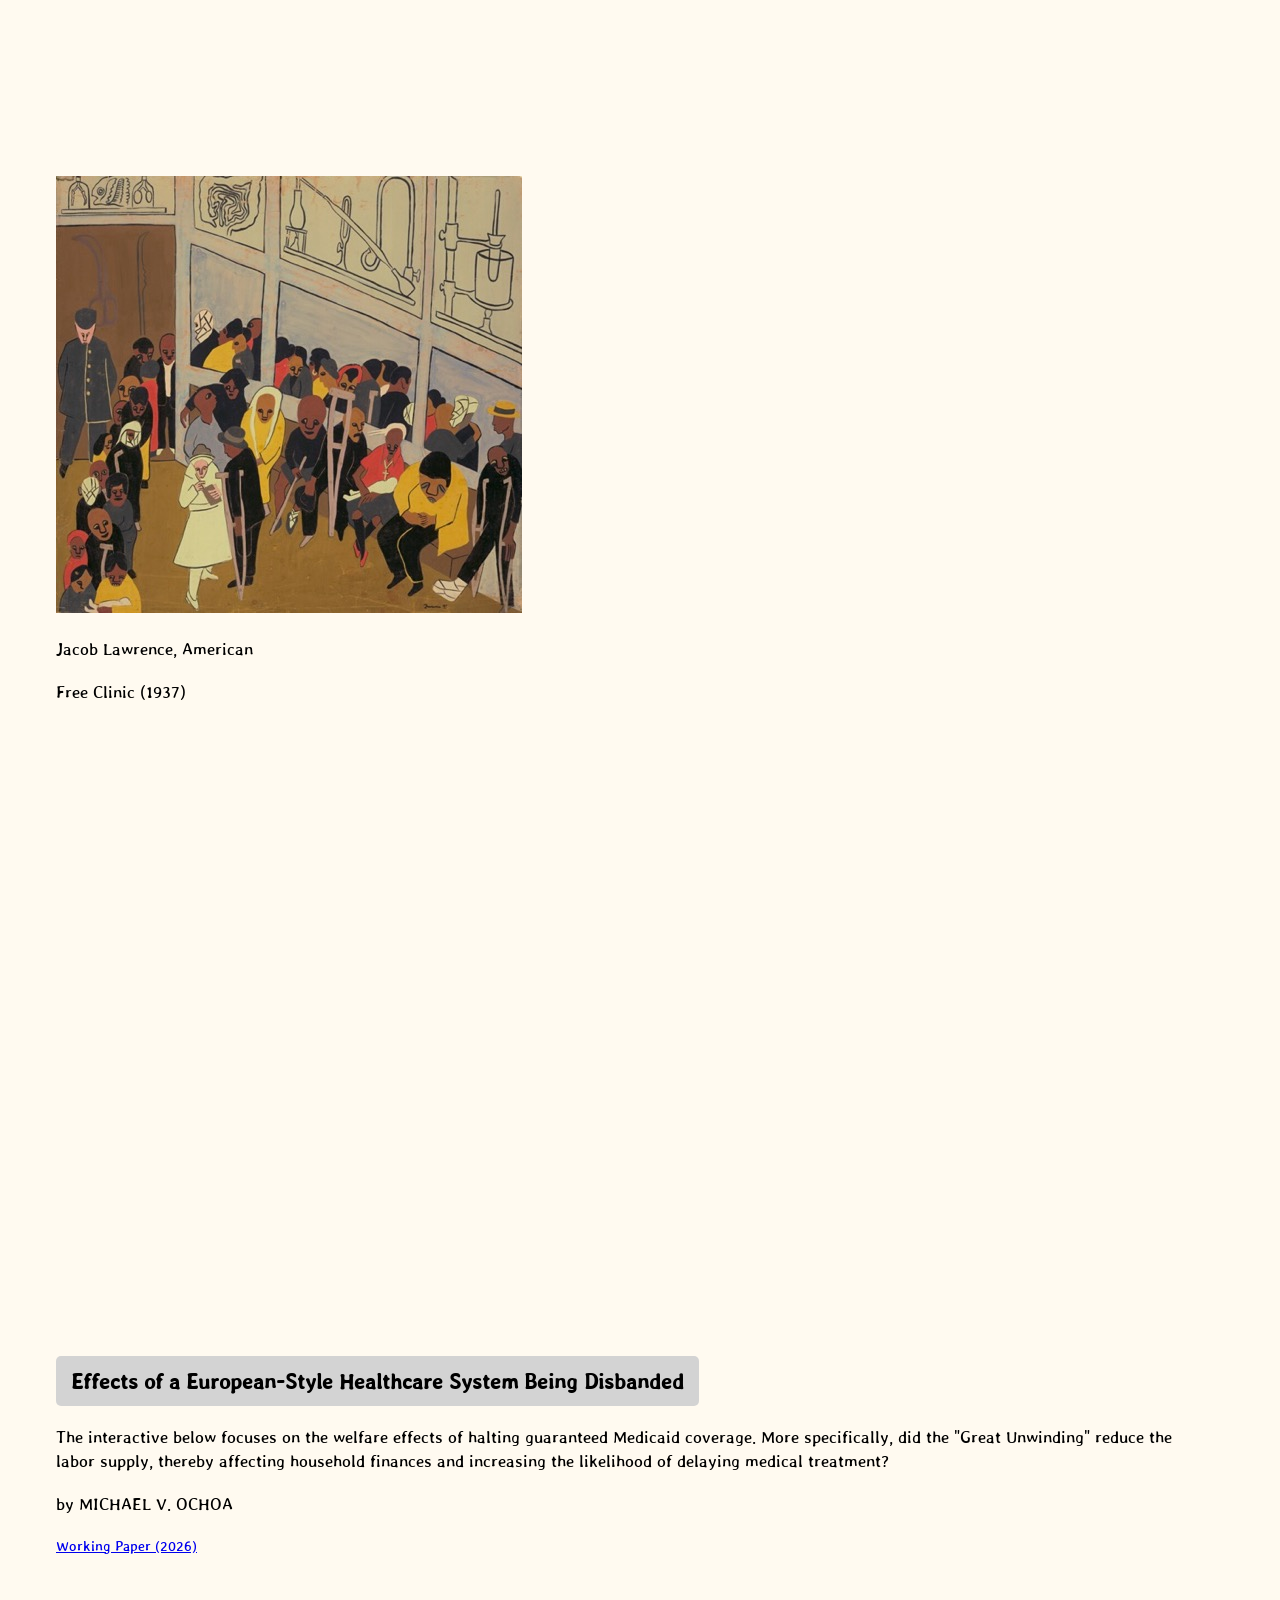
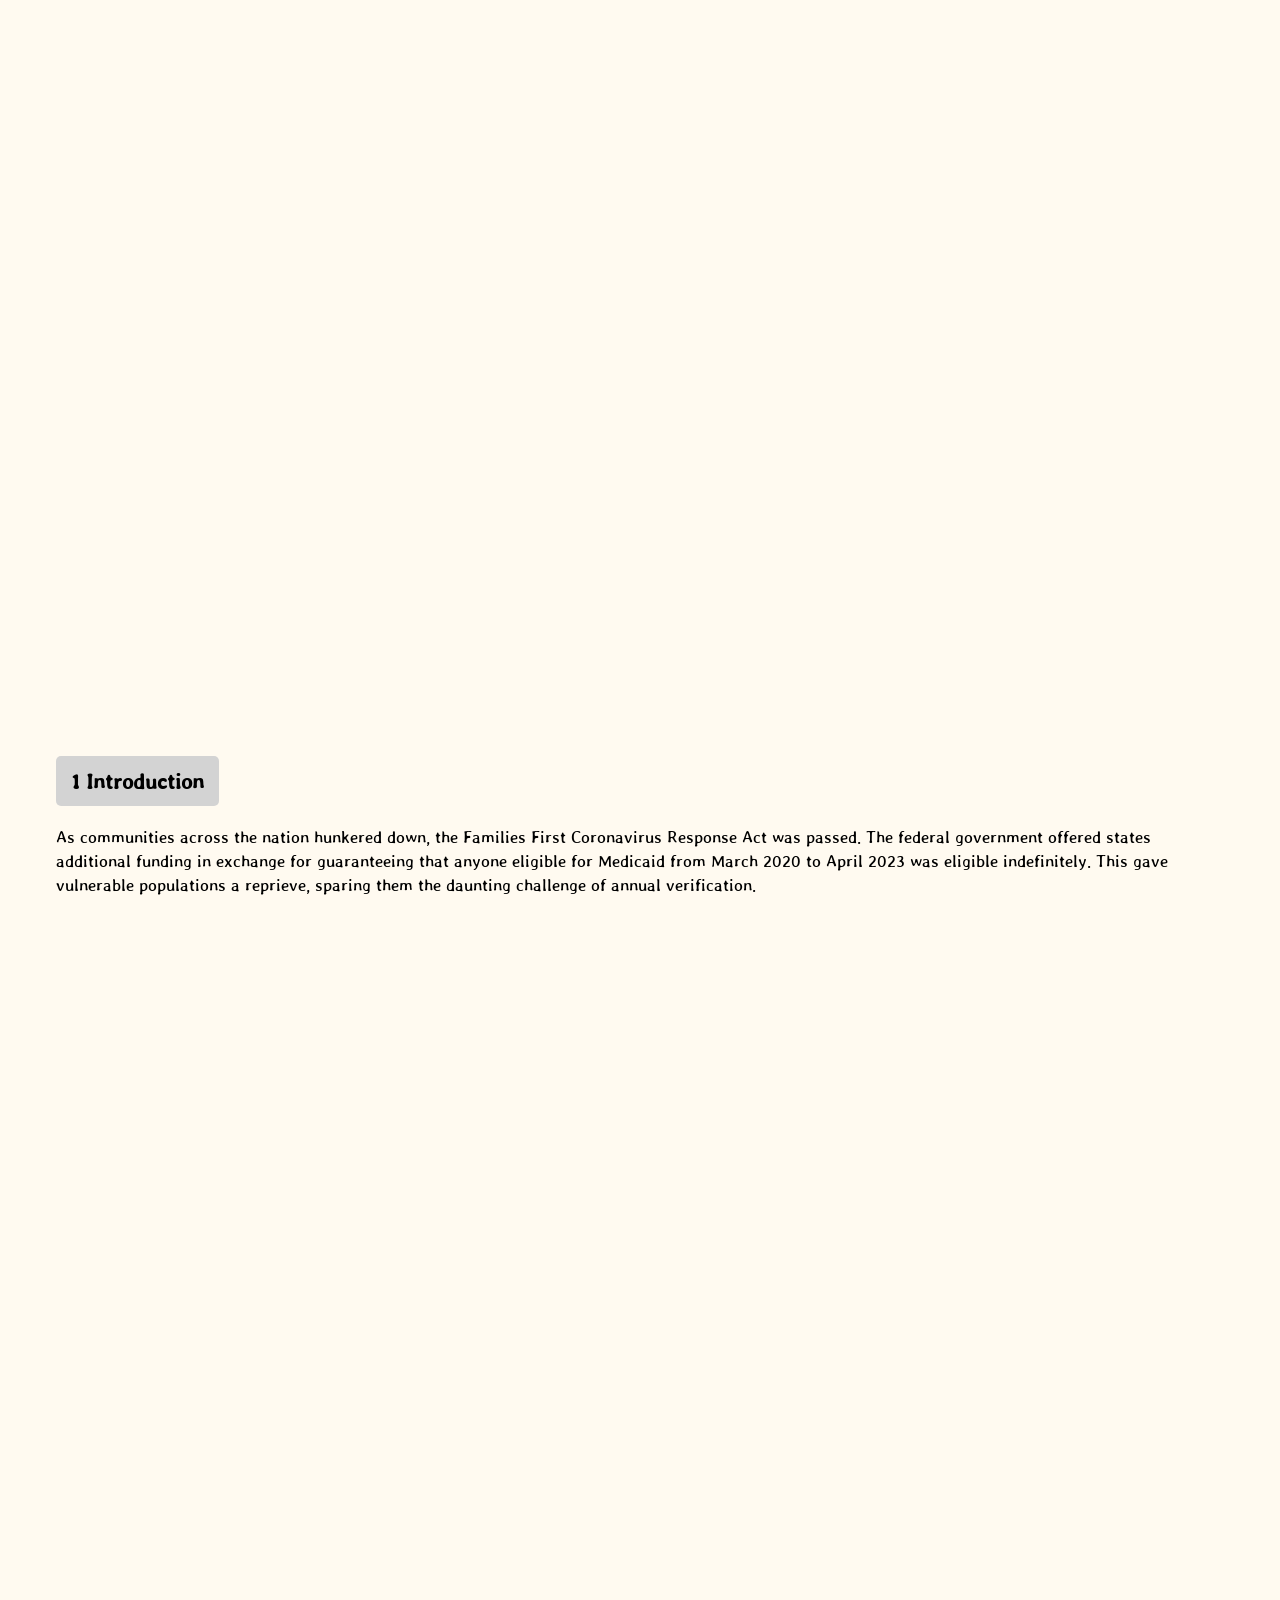
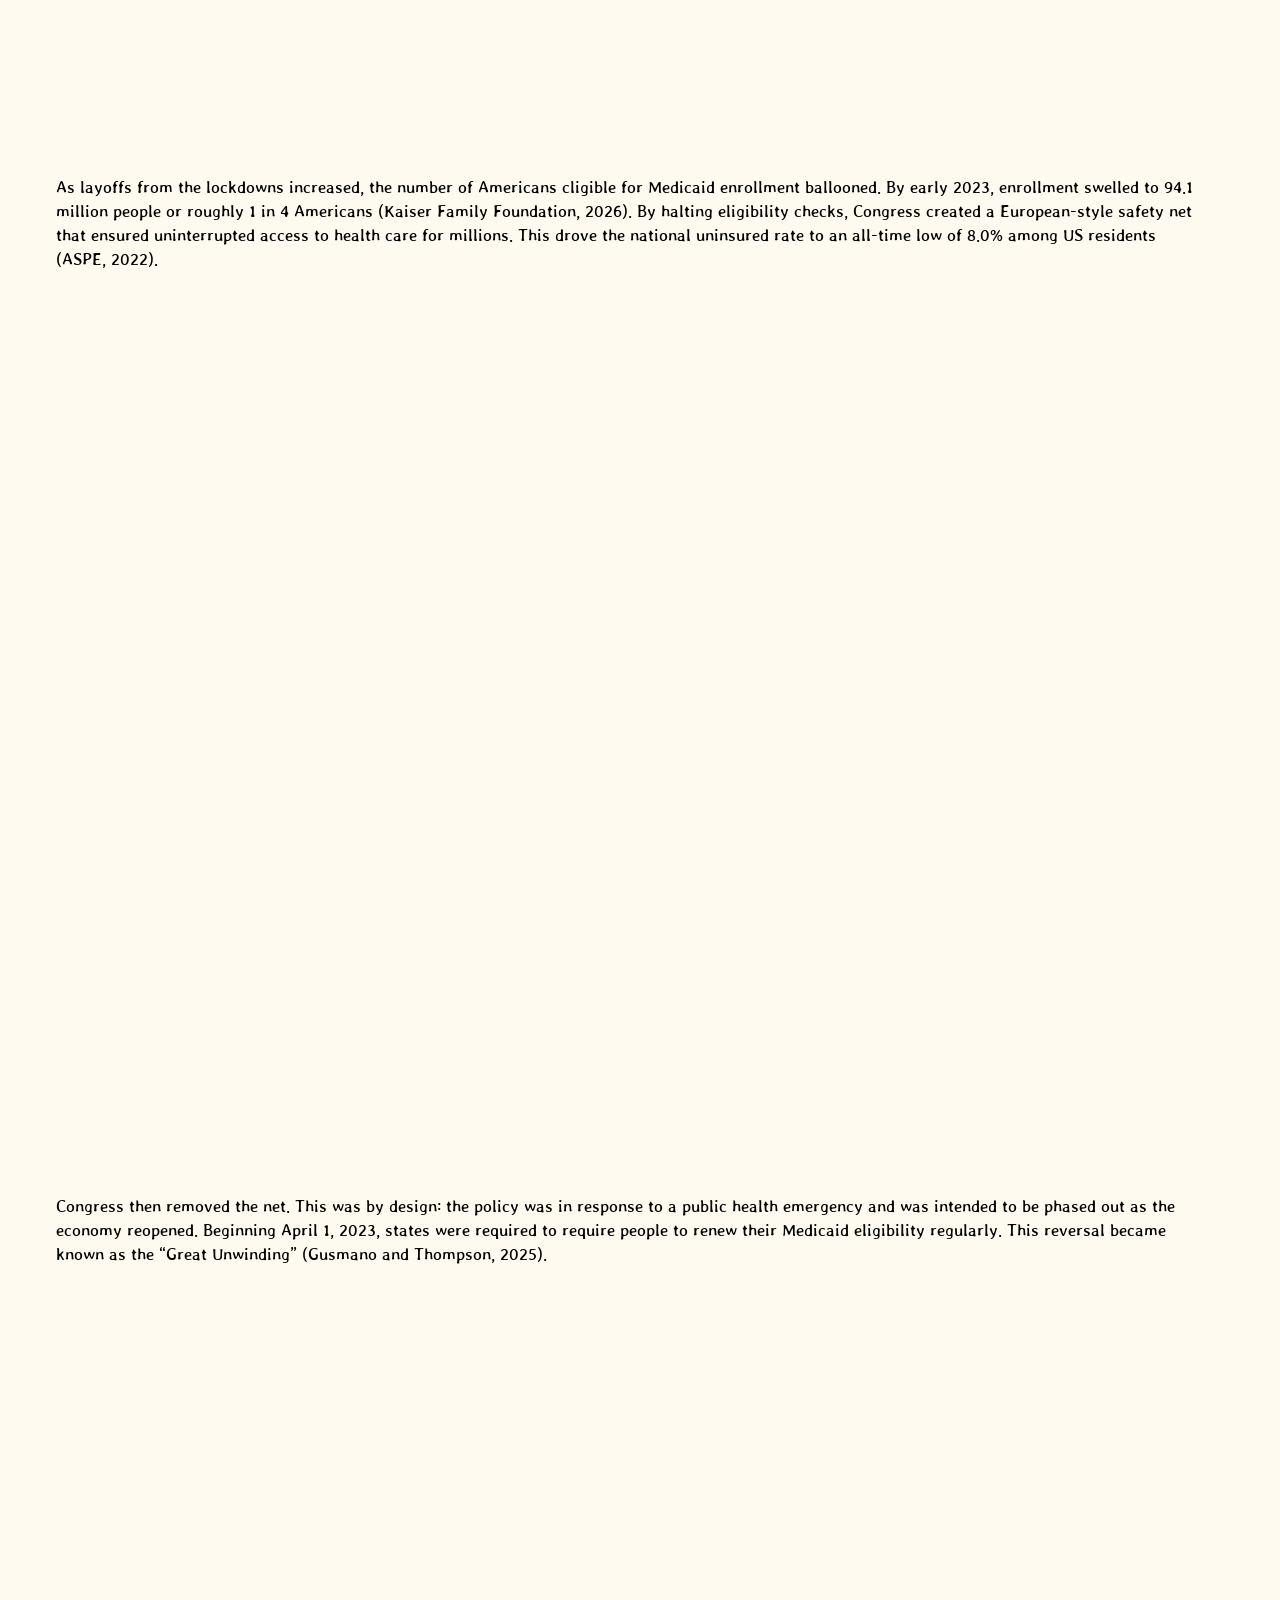
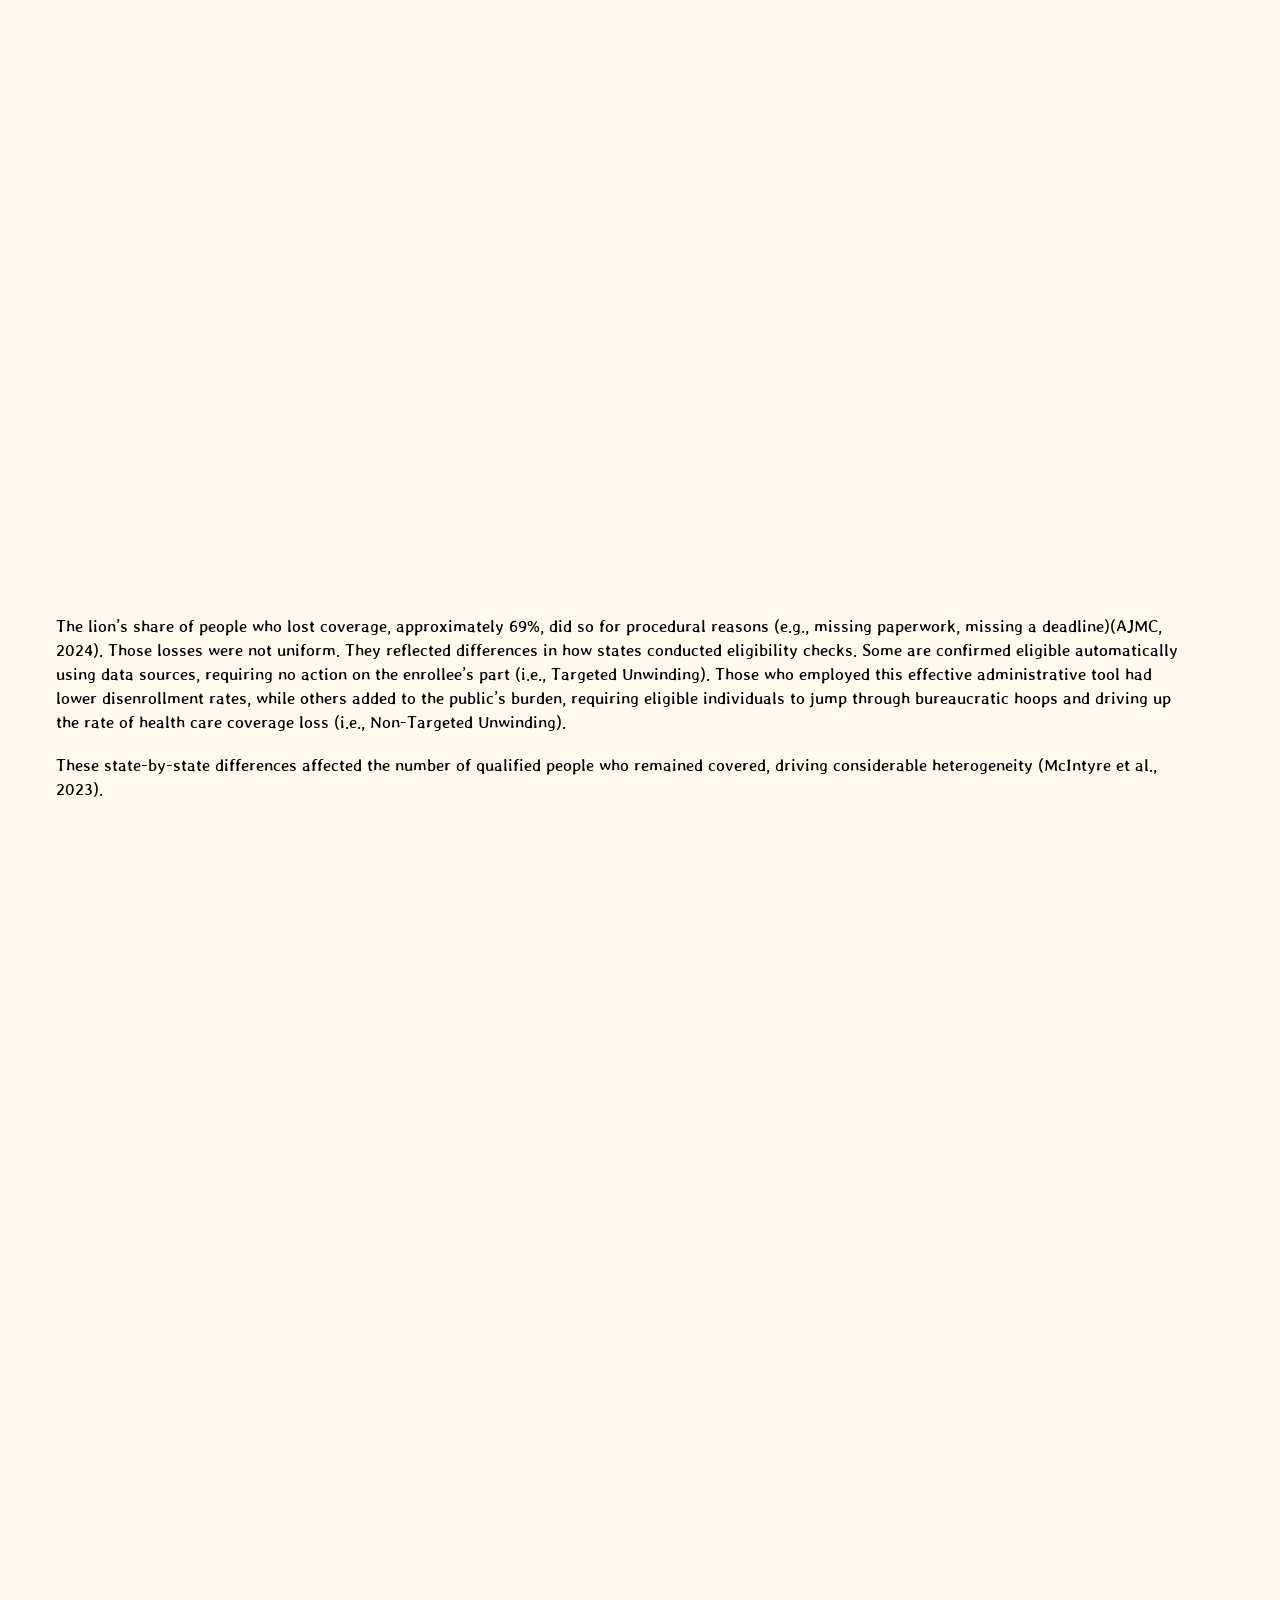
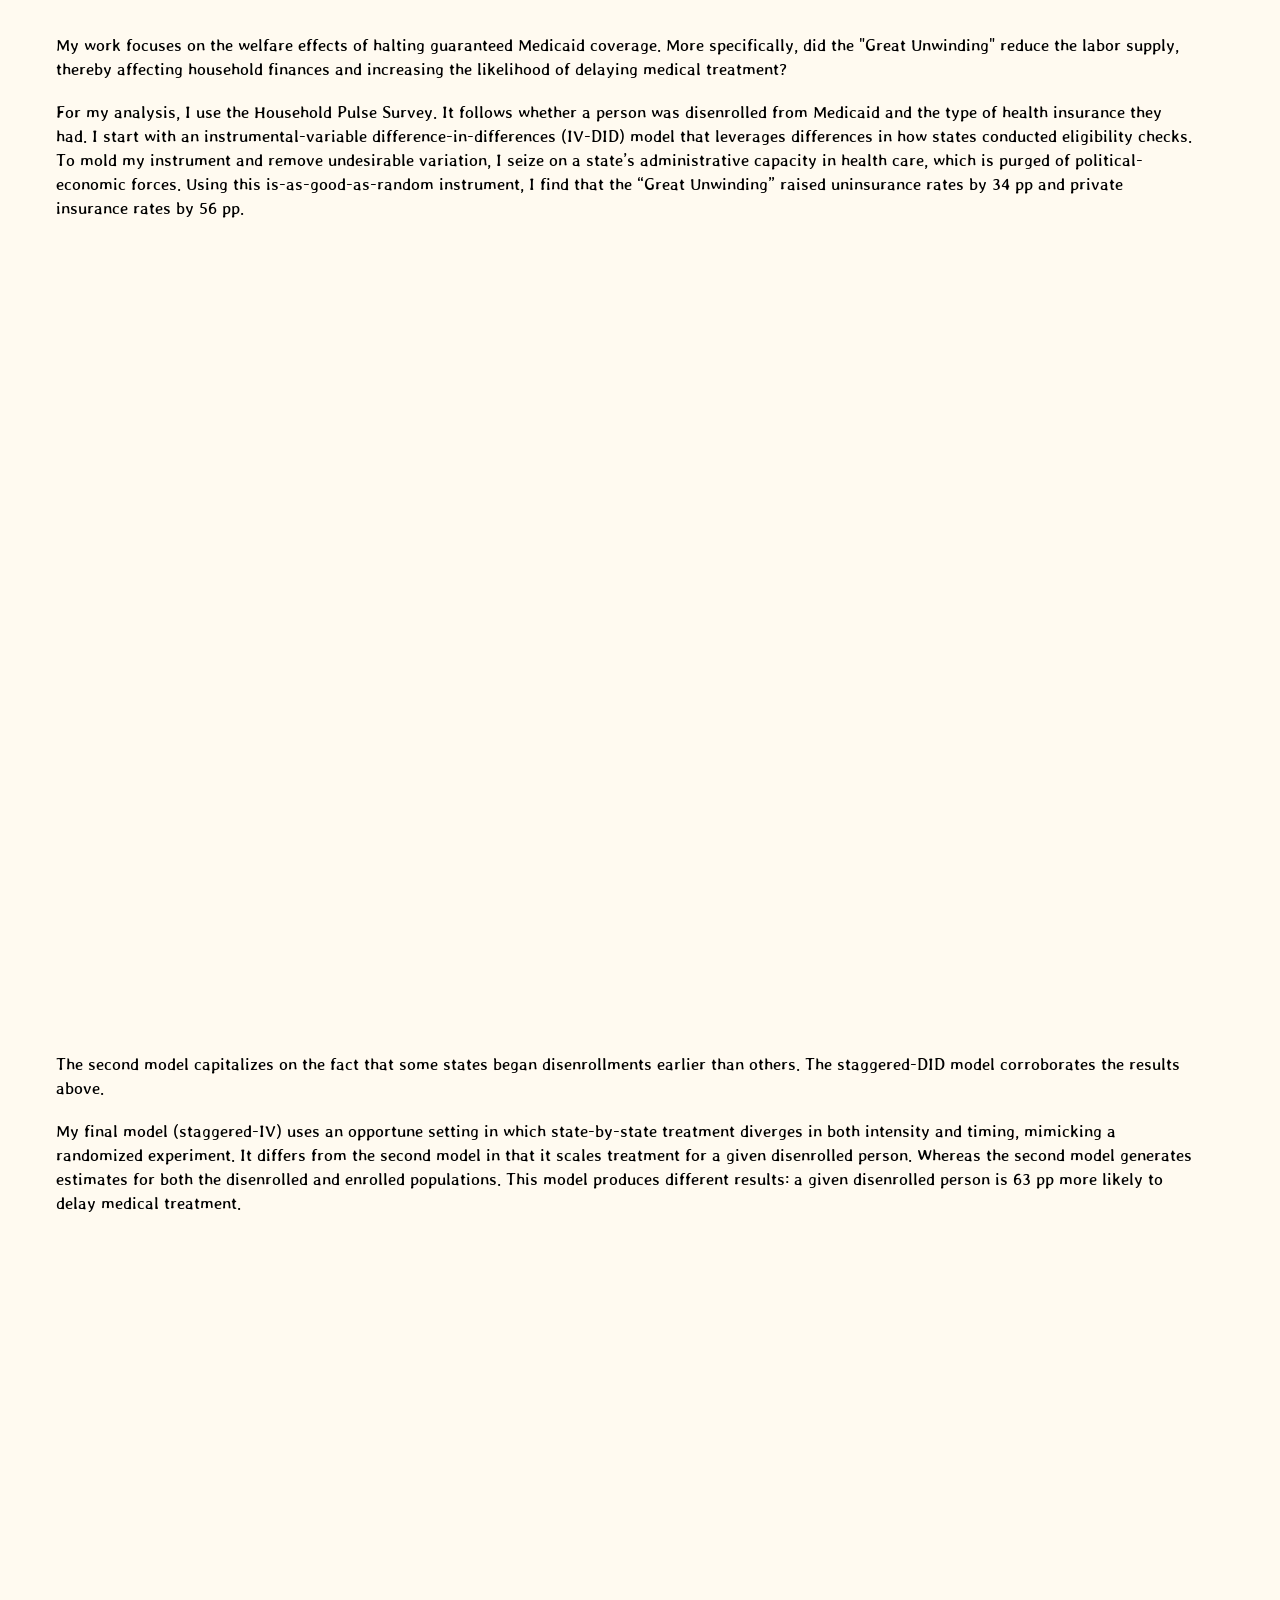
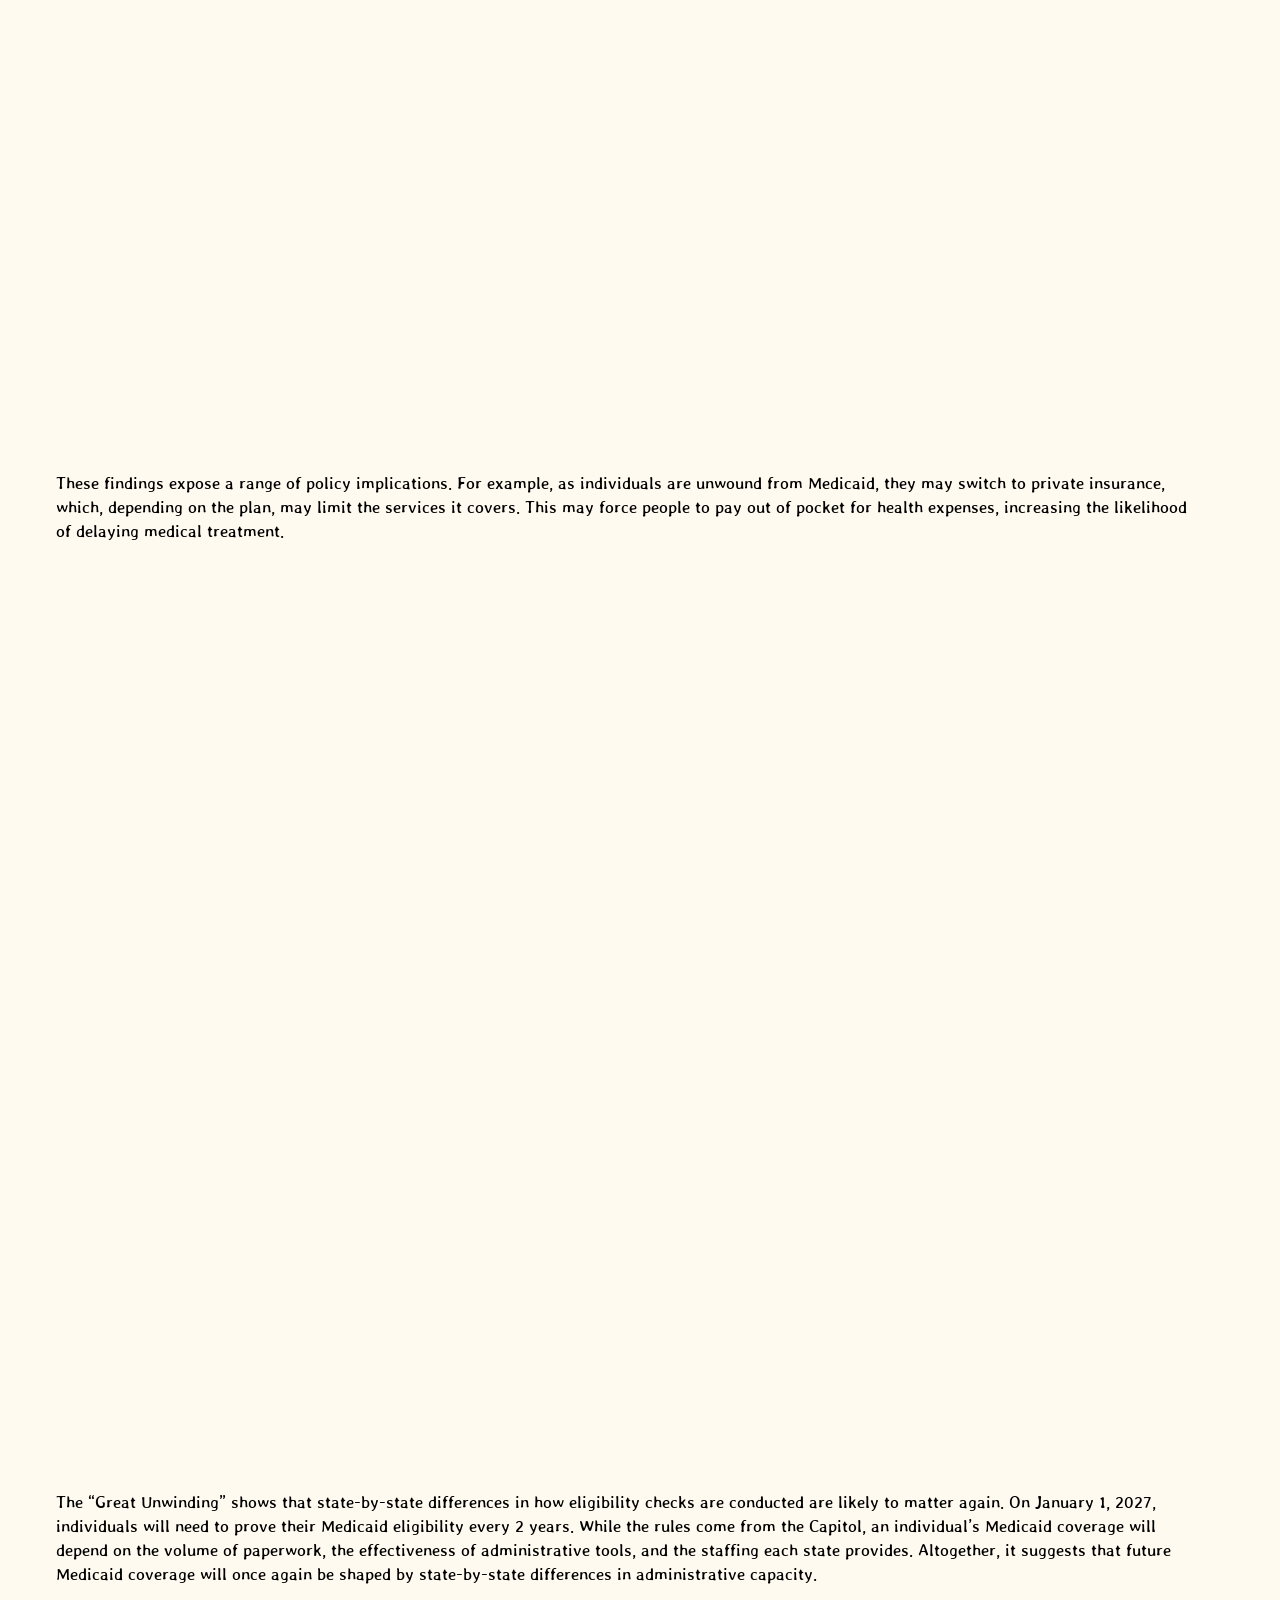
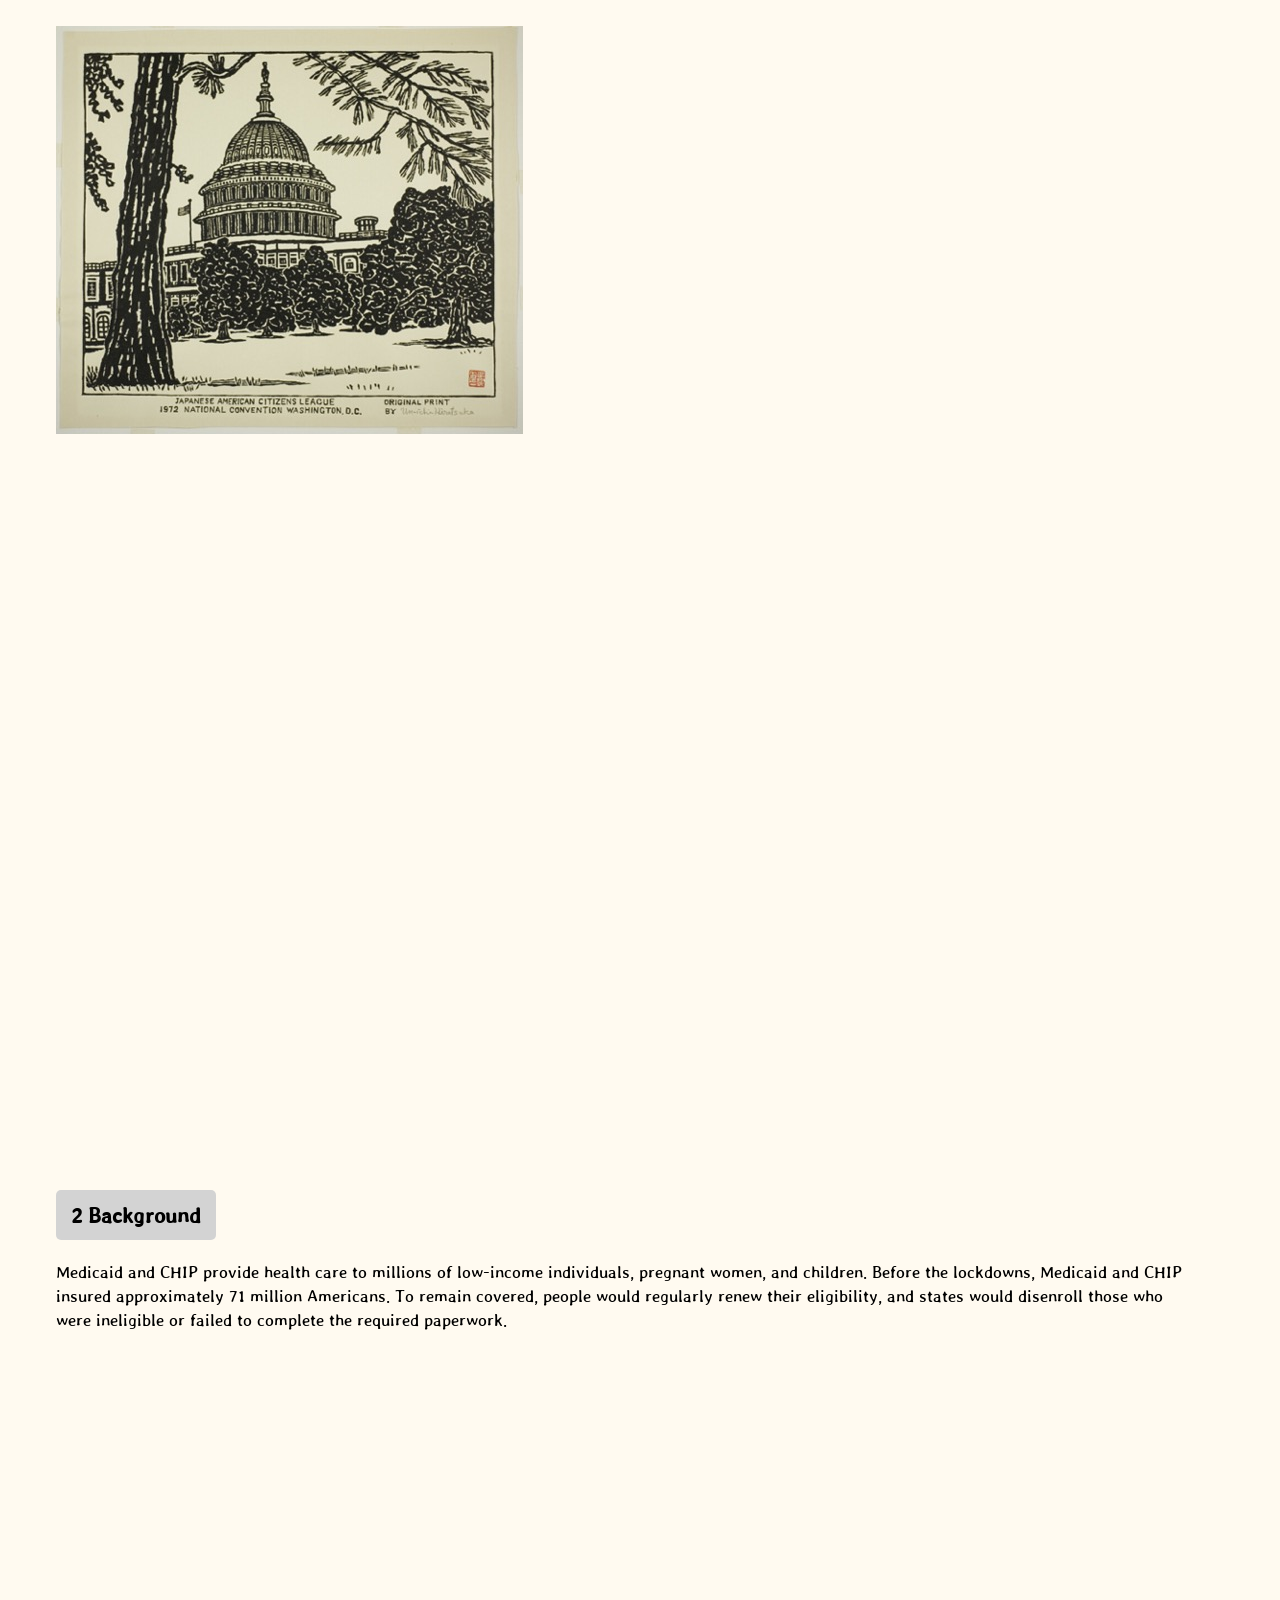
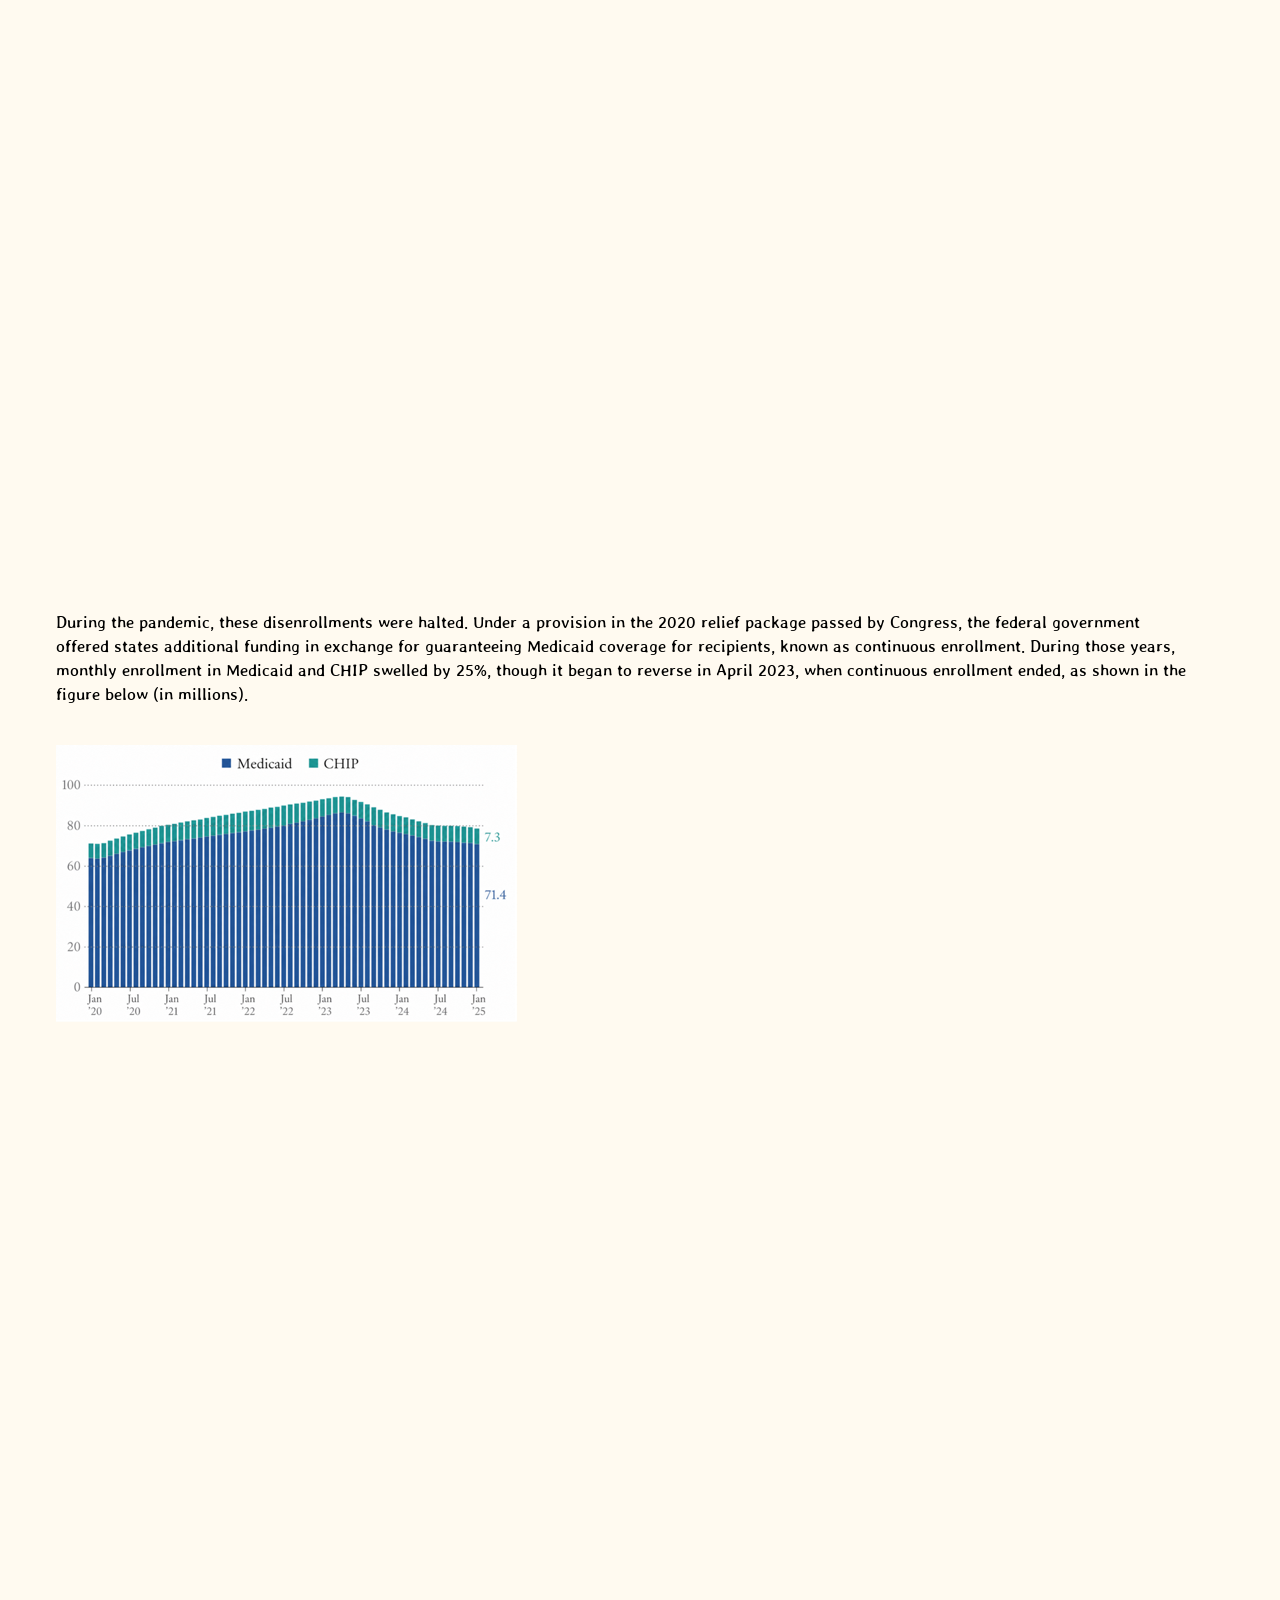
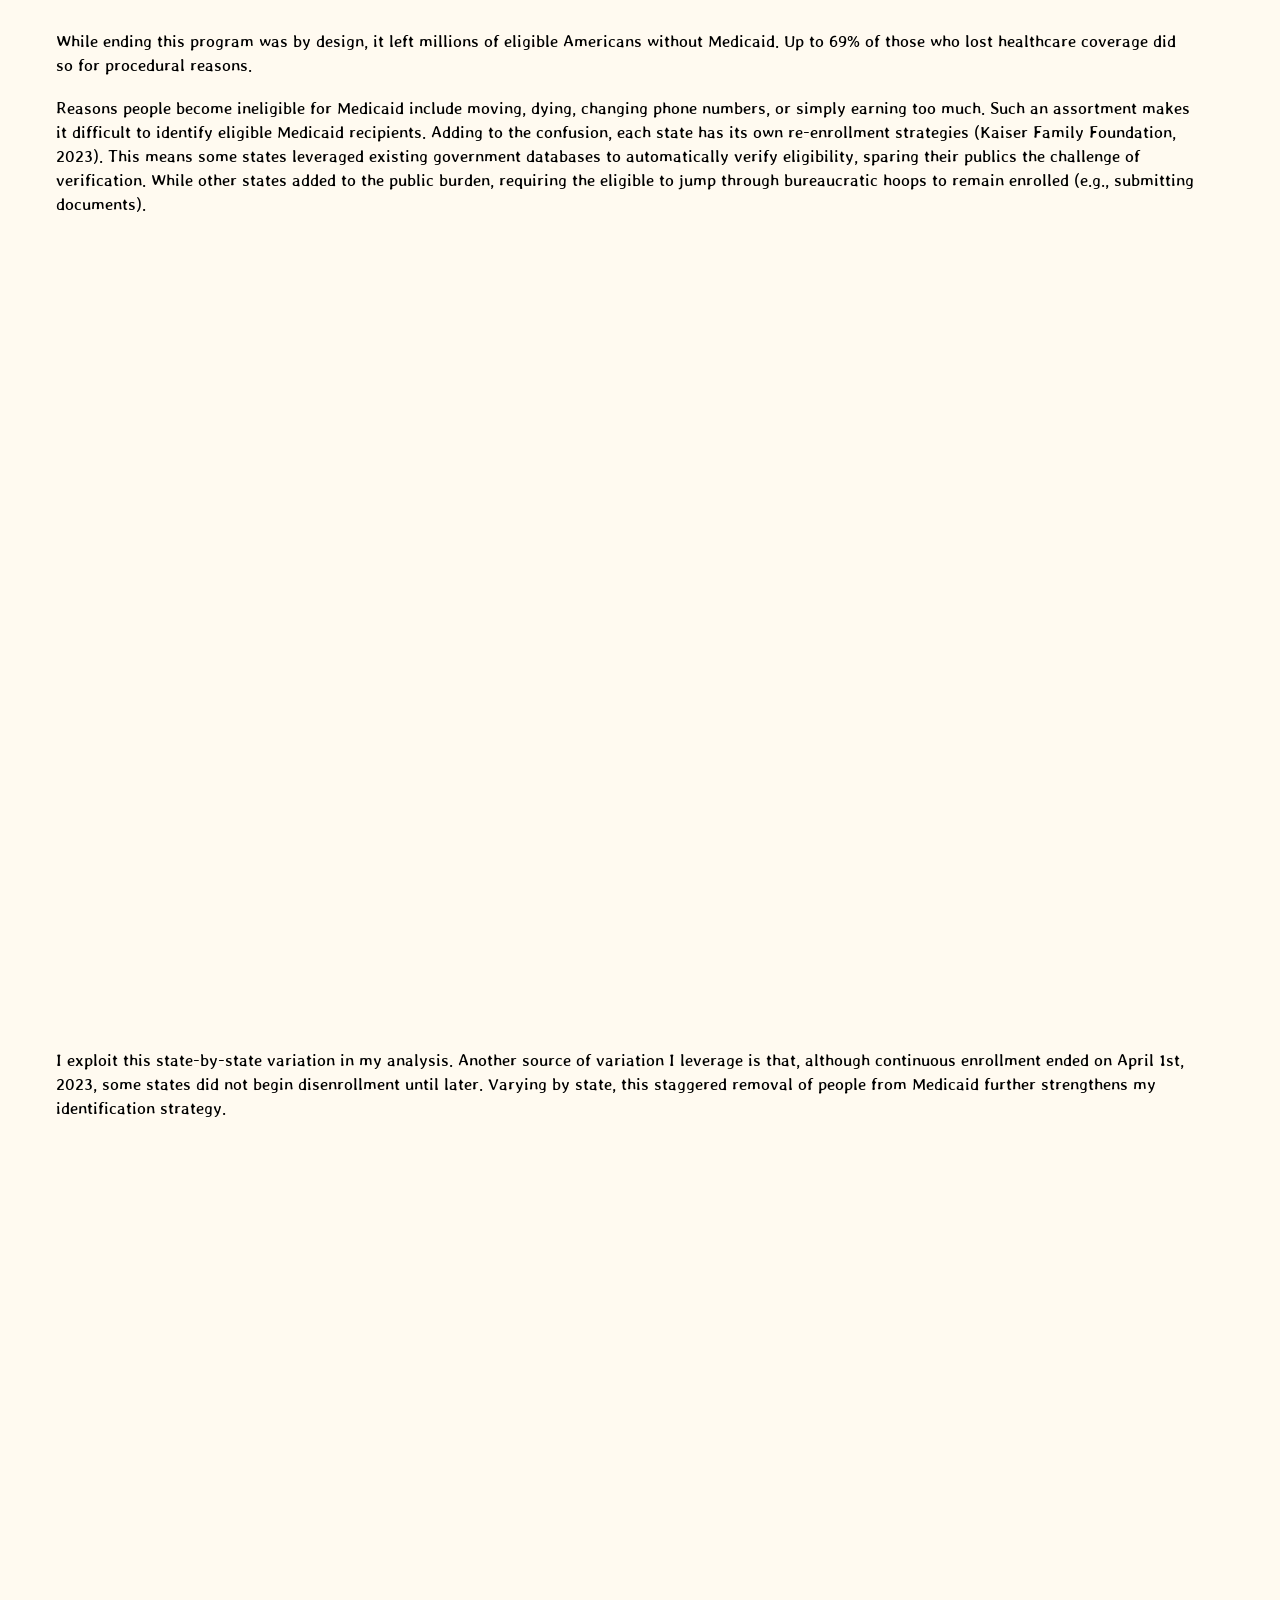
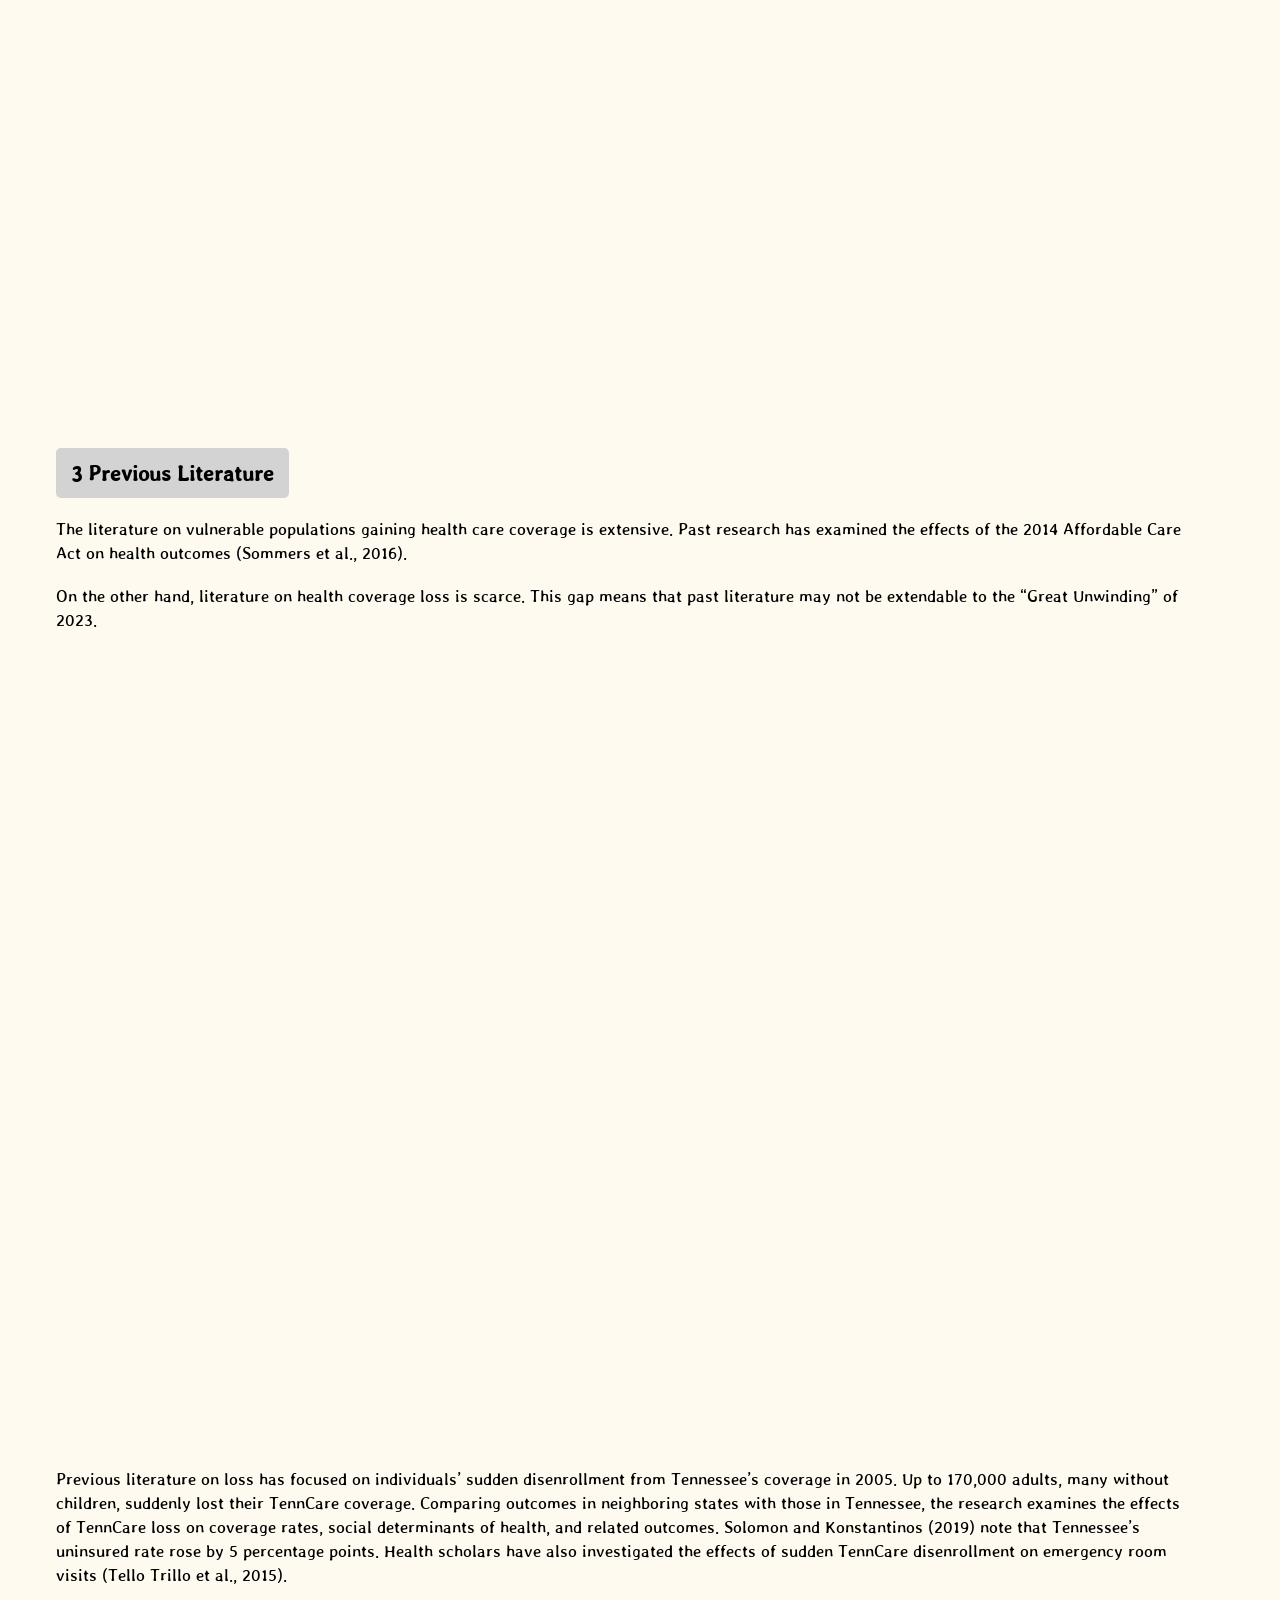
<file: index.html>
<!DOCTYPE html>
<html lang="en">
<head>
    <meta charset="UTF-8">
    <meta name="viewport" content="width=device-width, initial-scale=1.0">
    <meta http-equiv="X-UA-Compatible" content="ie=edge">
    <title>Health Economics</title>
    <link rel="stylesheet" href="main.css">
    <!-- fonts -->
    <link href="https://fonts.googleapis.com/css?family=Stylish" rel="stylesheet">
</head>

<body>
    <section class="container">
        <div class="content">
            <img src="jacoblawrence.jpg"> 
            <p>Jacob Lawrence, American</p>
            <p>Free Clinic (1937)</p>
        </div>
    </section>



    <section class="container">
        <div class="content">
            <h2>Effects of a European-Style Healthcare System Being Disbanded</h2>
            <p>The interactive below focuses on the welfare effects of halting guaranteed Medicaid coverage. More specifically, did the "Great Unwinding" reduce the labor supply, thereby affecting household finances and increasing the likelihood of delaying medical treatment?</p>
            <p>by MICHAEL V. OCHOA</p>
            <a href="https://sites.google.com/view/mvo-researchsample">Working Paper (2026)</a> 
        </div>
    </section>

    <section class="container">
        <div class="content">
            <h2>1 Introduction</h2>
            <p>As communities across the nation hunkered down, the Families First Coronavirus Response Act was passed. The federal government offered states additional funding in exchange for guaranteeing that anyone eligible for Medicaid from March 2020 to April 2023 was eligible indefinitely. This gave vulnerable populations a reprieve, sparing them the daunting challenge of annual verification.</p>
        </div>
    </section>

    <section class="container">
        <div class="content">
            <p>As layoffs from the lockdowns increased, the number of Americans cligible for Medicaid
            enrollment ballooned. By early 2023, enrollment swelled to 94.1 million people or roughly 1 in 4
            Americans (Kaiser Family Foundation, 2026). By halting eligibility checks, Congress created a
            European-style safety net that ensured uninterrupted access to health care for millions. This drove
            the national uninsured rate to an all-time low of 8.0% among US residents (ASPE, 2022).</p>
        </div>
    </section>

    <section class="container">
        <div class="content">
            <p>Congress then removed the net.  This was by design: the policy was in response to a public health emergency and was intended to be phased out as the economy reopened.  Beginning April 1, 2023, states were required to require people to renew their Medicaid eligibility regularly.  This reversal became known as the “Great Unwinding” (Gusmano and Thompson, 2025).</p>
        </div>
    </section>

    <section class="container">
        <div class="content">
            <p>The lion’s share of people who lost coverage, approximately 69%, did so for procedural reasons (e.g., missing paperwork, missing a deadline)(AJMC, 2024).  Those losses were not uniform.  They reflected differences in how states conducted eligibility checks.  Some are confirmed eligible automatically using data sources, requiring no action on the enrollee’s part (i.e., Targeted Unwinding).  Those who employed this effective administrative tool had lower disenrollment rates, while others added to the public’s burden, requiring eligible individuals to jump through bureaucratic hoops and driving up the rate of health care coverage loss (i.e., Non-Targeted Unwinding).<p>
            <p>These state-by-state differences affected the number of qualified people who remained covered, driving considerable heterogeneity (McIntyre et al., 2023).</p>
        </div>
    </section>

     <section class="container"> 
        <div class="content">
            <p>My work focuses on the welfare effects of halting guaranteed Medicaid coverage. More specifically, did the "Great Unwinding" reduce the labor supply, thereby affecting household finances and increasing the likelihood of delaying medical treatment?</p>
            <p>For my analysis, I use the Household Pulse Survey.  It follows whether a person was disenrolled from Medicaid and the type of health insurance they had.  I start with an instrumental-variable difference-in-differences (IV-DID) model that leverages differences in how states conducted eligibility checks.  To mold my instrument and remove undesirable variation, I seize on a state’s administrative capacity in health care, which is purged of political-economic forces.  Using this is-as-good-as-random instrument, I find that the “Great Unwinding” raised uninsurance rates by 34 pp and private insurance rates by 56 pp.</p>
        </div>
    </section>

    <section class="container"> 
        <div class="content">
            <p>The second model capitalizes on the fact that some states began disenrollments earlier than
            others. The staggered-DID model corroborates the results above.</p>
            <p>My final model (staggered-IV) uses an opportune setting in which state-by-state treatment diverges in both intensity and timing, mimicking a randomized experiment.  It differs from the second model in that it scales treatment for a given disenrolled person.  Whereas the second model generates estimates for both the disenrolled and enrolled populations.  This model produces different results: a given disenrolled person is 63 pp more likely to delay medical treatment.</p>
        </div>
    </section>

     <section class="container">
        <div class="content">
            <p>These findings expose a range of policy implications.  For example, as individuals are unwound from Medicaid, they may switch to private insurance, which, depending on the plan, may limit the services it covers.  This may force people to pay out of pocket for health expenses, increasing the likelihood of delaying medical treatment.</p>
        </div>
    </section>

    <section class="container"> 
        <div class="content">
            <p>The “Great Unwinding” shows that state-by-state differences in how eligibility checks are conducted are likely to matter again.  On January 1, 2027, individuals will need to prove their Medicaid eligibility every 2 years.  While the rules come from the Capitol, an individual’s Medicaid coverage will depend on the volume of paperwork, the effectiveness of administrative tools, and the staffing each state provides.  Altogether, it suggests that future Medicaid coverage will once again be shaped by state-by-state differences in administrative capacity.</p>
            <br>
            <img src="HiratsukaUn’ichi.jpg"> 
        </div>
    </section>



    <section class="container">
        <div class="content">
        <h2>2 Background</h2>
            <p>Medicaid and CHIP provide health care to millions of low-income individuals, pregnant
            women, and children. Before the lockdowns, Medicaid and CHIP insured approximately 71 million
            Americans. To remain covered, people would regularly renew their eligibility, and states would
            disenroll those who were ineligible or failed to complete the required paperwork.</p>
        </div>
    </section>

    <section class="container">
        <div class="content">
          <p>During the pandemic, these disenrollments were halted. Under a provision in the 2020 relief package passed by Congress, the federal government offered states additional funding in exchange for guaranteeing Medicaid coverage for recipients, known as continuous enrollment. During those years, monthly enrollment in Medicaid and CHIP swelled by 25%, though it began to reverse in April 2023, when continuous enrollment ended, as shown in the figure below (in millions).</p>
          <br>
         <img src="image1.png"> 
        </div>
    </section>

    <section class="container">
        <div class="content">
            <p>While ending this program was by design, it left millions of eligible Americans without Medicaid.  Up to 69% of those who lost healthcare coverage did so for procedural reasons.</p> 
            <p>Reasons people become ineligible for Medicaid include moving, dying, changing phone numbers, or simply earning too much.  Such an assortment makes it difficult to identify eligible Medicaid recipients.  Adding to the confusion, each state has its own re-enrollment strategies (Kaiser Family Foundation, 2023).  This means some states leveraged existing government databases to automatically verify eligibility, sparing their publics the challenge of verification.  While other states added to the public burden, requiring the eligible to jump through bureaucratic hoops to remain enrolled (e.g., submitting documents).</p>
        </div>
    </section>

    <section class="container">
        <div class="content">
            <p>I exploit this state-by-state variation in my analysis.  Another source of variation I leverage is that, although continuous enrollment ended on April 1st, 2023, some states did not begin disenrollment until later.  Varying by state, this staggered removal of people from Medicaid further strengthens my identification strategy.</p>
        </div>
    </section>



    <section class="container">
        <div class="content">
         <h2>3 Previous Literature</h2>
            <p>The literature on vulnerable populations gaining health care coverage is extensive.  Past research has examined the effects of the 2014 Affordable Care Act on health outcomes (Sommers et al., 2016).</p>
            <p>On the other hand, literature on health coverage loss is scarce.  This gap means that past literature may not be extendable to the “Great Unwinding” of 2023.</p>
        </div>
    </section>

    <section class="container">
        <div class="content">
            <p>Previous literature on loss has focused on individuals’ sudden disenrollment from Tennessee’s coverage in 2005.  Up to 170,000 adults, many without children, suddenly lost their TennCare coverage.  Comparing outcomes in neighboring states with those in Tennessee, the research examines the effects of TennCare loss on coverage rates, social determinants of health, and related outcomes.  Solomon and Konstantinos (2019) note that Tennessee’s uninsured rate rose by 5 percentage points.  Health scholars have also investigated the effects of sudden TennCare disenrollment on emergency room visits (Tello Trillo et al., 2015).</p>
        </div>
    </section>

    <section class="container">
        <div class="content">
            <p>Examining whether disenrollment affects private insurance rates honors a long-studied
            empirical question. That is, does expanding public insurance crowd out private insurance (Cutler
            and Gruber, 1996)?</p>
            <p>They find that during the 1987-1992 period, Medicaid eligibility for children
            and pregnant women swelled, leading to a decline in private insurance coverage. I contend that the
            drop in private insurance among the TennCare population would be lower, as those who were
            suddenly dropped had little incentive to enroll in private coverage because they lacked children and
            were thus more risk tolerant.</p>
        </div>
    </section>

     <section class="container">
        <div class="content">
            <p>Solomon and Konstantinos (2019) also find that TennCare loss had little effect on employment. On the other hand, the results of Garthwaite et al. (2014) suggest that adults work just enough to secure private health care coverage (i.e., the "employment lock").</p>
            <p>Nonetheless, the literature on loss remains largely inapplicable to the "Great Unwinding".
            First, people disenrolled post-pandemic were likely to have higher incomes than the average Medicaid enrollec, enabling them to purchase private insurance. Second, past disenrollments
            focused on adults without children, whereas the 2023 unwinding was widespread. </p>
        </div>
    </section>



    <section class="container">
        <div class="content">
         <h2>4 Theory</h2>
            <p>Medicaid unwinding has a push-pull effect on labor supply. For instance, if an enrollee earns a dollar more than the poverty threshold, they lose their Medicaid benefits. To retain coverage, an
            enrollee may scale back their hours of work, but this hatches a troubling income-coverage trade-off.</p>
            <p>Ultimately, this internal bargaining reflects a worker’s desires.  The theory suggests that, among those disenrolled, the labor supply will either rise or remain steady.  Whereas among those who keep Medicaid, the labor supply will remain low to preserve eligibility.</p>
        </div>
    </section>



    <section class="container">
        <div class="content">
            <h2>5 Data</h2>
                <p>I rely on administrative data from the Kaiser Family Foundation.  It highlights how differently states removed people’s eligibility.  More specifically, it distinguishes between Targeted and Non-Targeted Unwinding.  The former is a state that flags individuals who are now likely ineligible for Medicaid due to lapsing continuous enrollment.  It suggests a more sophisticated state capacity, as it must aggregate, merge, and sort enrollee characteristics to enact Targeted Unwinding.   Whereas the latter requires the eligible to jump through bureaucratic hoops.</p>
        </div>
    </section>

    <section class="container">
        <div class="content">
              <p>Using data from the Kaiser Family Foundation, the figure below shows the state-by-state differences.</p>
             <br>
             <img src="image2.png"> 
        </div>
    </section>

     <section class="container">
        <div class="content">
                <p>Leveraging a partnership with the Census Bureau, data from the Household Pulse Survey (HPS) are used.  This online survey provides a snapshot of conditions during this public health emergency.  More specifically, it asks Americans how the pandemic impacted employment, health, household spending, and health insurance.  The latter provides a rough estimate of the number of uninsured people nationwide during the pandemic.  I also pool HPS data on household financial strain.</p> 
                <p>What’s more, as the economy reopened, the survey added questions on Medicaid Unwinding (i.e., whether the respondent had received Medicaid since January 2022, whether they had lost coverage since then, and, if so, the reason for the loss of health coverage).</p>
        </div>
    </section>



     <section class="container">
        <div class="content">
            <h2>6 Research Design and Results</h2>
                <p>Producing causal estimates of the "Great Unwinding" is a challenge. Past research on sudden health care loss has employed a difference-in-difference model. But because a never-treated group does not exist, this paper must advance previous efforts. To do so, it rolls out three models that leverage the disparate timing and intensity of unwinding to identify the causal effects of disenrollment.</p>
        </div>
    </section>

    <section class="container">
        <div class="content">
            <p>Before delving into the three models, I examine which attributes most closely align with disenrollment.  Using HPS data from April 2023 to October 2023, I compare individuals with Medicaid to those who lost it.  I find the disenrolled have higher incomes and, to some extent, are more female and Hispanic.  This income gap reflects states’ capacity to fruitfully disenroll those who earn too much.  After running a fine-tooth comb through the characteristics of the disenrolled-by-coverage category, I discovered that those earning less than $25,000 and eligible for Medicaid were likely to have lost coverage due to procedural issues (e.g., changing phone numbers, moving).</p>
        </div>
    </section>

    <section class="container">
        <div class="content">
            <p>Finally, I run an Ordinary Least Squares (OLS) model to estimate the effect of the "Great Unwinding" on a range of outcomes. Given my own experience losing health insurance, I used my "sociological imagination" to select variables from the HPS that reflect the effects of losing Medicaid. Measures include whether one worked in the last week, whether one delayed medical treatment, stress about price increases, difficulty paying for expenses, and increased use of credit/loans.</p> 
            <p>Next, I converted these variables into binary outcomes and merged them with the HPS controls: age, race, marital status, number of children/adults in the household, education, whether rent increased in the last month, and whether the individual received the COVID-19 vaccine. Additionally, state and month fixed effects are included.</p>
        </div>
    </section>

    <section class="container">
        <div class="content">
            <p>The OLS regression suggests that losing Medicaid increases the likelihood of delaying medical treatment by roughly 6 pp, worrying about price increases by approximately 2 pp, having difficulty paying expenses by about 4 pp, and using credit/loans more often by almost 4 pp.</p>
            <p>However, this regression has identification problems.  The canonical problem of omitted-variable bias lurks, as do unobservable differences between the enrolled and disenrolled.  What’s more, individuals may leave Medicaid of their own accord, which also biases estimates.</p>
        </div>
    </section>

    <section class="container">
        <div class="content">
            <p>To iron out these wrinkles, an instrumental-variable difference-in-differences (IV-DID) regression is employed. As an instrument, I consider how states conducted eligibility checks during
            the "Great Unwinding". That is, did the state take a Targeted Unwinding or Non-Targeted
            Unwinding approach to renewing Medicaid?</p>
            <p>My belief is that using state policy as an instrument helps me better distinguish those removed from Medicaid from those who left on their own accord.  More importantly, it captures the importance of state differences in unwinding.</p>
        </div>
    </section>

    <section class="container">
        <div class="content">
            <p> The first-stage DID assumes the following form:</p>
            <br>
            <p>MedicaidLossim =</p>
            <p>α + λ(Targeted s(i) x Postm) + β1 Xim + ηs(i) + ζm + εim</p>
            <br>
            <p>where the outcome variable MedicaidLossit denotes whether person i lost Medicaid in month m. To indicate whether a person's state employs Targeted Unwinding, the binary variable Targeted-si is
            used. Post-m specifies if the event occurred before or after the "Great Unwinding". The coefficient
            of interest, λ. Xit is a vector of controls provided by the HPS dataset, and ηs(i) and ζm are the fixed effects.</p>
        </div>
    </section>

    <section class="container">
        <div class="content">
         <p>Next, I build the reduced-form regression.  It has a similar structure to the equation above, except that its outcome variable, insurance coverage (i.e., uninsured, private insurance, or public insurance), is on the LHS.</p>
         <br>
         <p>Yim =</p>
         <p>α + λ(Targeted s(i) x Postm) + β1 Xim + ηs(i) + ζm + εim</p>
        </div>
    </section>

    <section class="container">
        <div class="content">
            <p>For an instrumental variable to be valid, it requires relevance and exclusion restrictions to be recognized. History has shown countless instruments that appeared reliable but couldn't be counted on. For that reason, this paper approaches its IV with caution.</p>
            <p>The first condition for a valid instrument is relevance.  The map above of the United States shows that the share of people losing Medicaid varies by whether a state adopts a Targeted or Non-Targeted Unwinding approach, indicating that the instrument affects the treatment (i.e., relevance).</p>
            <p>To ensure a valid instrument is not washed out, it must be randomly assigned.  In this case, how a state conducted its eligibility checks during the “Great Unwinding” reflects its administrative capacity in healthcare, not political-economic forces.  The instrument must also have no direct impact on the outcome. In this case, a state’s re-enrollment strategy has no effect beyond the outcomes my work focuses on.</p>
        </div>
    </section>

     <section class="container">
        <div class="content">
            <p>The results of the first-stage regression show that Targeted Unwinding Post increases Medicaid Loss by roughly 4 pp, confirming its relevance.  The point estimates from the IV-DID model indicate that Medicaid disenrollment is associated with increases in public insurance, private insurance, and uninsurance rates.  This comes as no surprise, as it reflects the mechanical nature of removal.  Altogether, losing Medicaid increases the likelihood of uninsurance by 34 pp and of being on private insurance by 56 pp.  The latter estimate reflects people finding insurance elsewhere, whether through their employer or the marketplace.</p>
        </div>
    </section>

    <section class="container">
        <div class="content">
            <p>My second model leverages variation in treatment timing, namely, whether states made moves on disenrollment at different points in time.  This allows early treated states to be compared with later-treated states using a staggered difference-in-differences model.  Estimates from this model reflect the entire Medicaid population in each state.</p>
        </div>
    </section>

    <section class="container">
        <div class="content">
            <p>Altogether, this second model examines whether disenrollment affected insurance coverage, labor supply, and financial strain. Allowing treatment effects to vary by month gives this regression an event-study flavor. The staggered DID equation is as follows:</p>
            <br>
            <p>Yim =</p>
            <p>α + Σ Βm x {EventTimeim = r} + β2 Xim + ηs(i) + ζm + εim</p>
            <br>
            <p>where the outcome variable Y is insurance coverage. The effect of unwinding in each month is the outcome of interest and is denoted by Bim, and r specifies the month relative to the treatment month. And, as in the previous model, X is a vector of controls, and η(i) and ζm represent state-and month-fixed effects, respectively. When conducting analysis, this model focuses on comparing those covered by Medicaid and those who report having lost Medicaid coverage.</p>
        </div>
    </section>

    <section class="container">
        <div class="content">
            <p>Acknowledging that a staggered DID and its heterogeneous treatment effects may bias estimates, I incorporate methods from Callaway and Sant’Anna (2021).  This allows me to use an alternative estimator to pool a weighted average of treatment effects to address this issue.  In this case, a separate average treatment effect is computed for each cohort of states at the onset of their unwinding in each month.</p>
        </div>
    </section>


    <section class="container">
        <div class="content">
            <p>Next, I include results from months prior to the “Great Unwinding” to gauge the pre-trends.  The directional similarity in the figure below suggests that there are no differential pre-trends between states that began disenrollment at different times.  This substantiates my identifying assumption of similar pre-trends.</p>
            <img src="image3.png"> 
    </section>

    <section class="container">
        <div class="content">
            <p>The empirical results of the second model indicate Medicaid coverage loss and private insurance uptake.  Estimates suggest a 5pp decline for the former and a 3pp increase for the latter.  When it comes to labor supply, the staggered DID finds a 5pp increase in the probability of working in the last week.  As explained in Section 4, this negative coefficient suggests that, to retain coverage, an enrollee may dial back their labor supply to reduce their income.</p>
    </section>

     <section class="container">
        <div class="content">
            <p>To improve upon my empirical strategy, I merge the two models. This ensures that state-by-state differences in when treatment begins, rather than setting a single date of disenrollment for all states (i.e. April 1, 2023). This staggered-IV mirrors the IV-DID in Equation 3, barring Postm is
            swapped for StartedUnwindingm. The final model assumes the following form: </p>
            <br>
            <p>MedicaidLossim = α + λ(Targeted s(i) x StartedUnwindingm) + β1 Xim + ηs(i) + ζm + εim</p>
            <br>    
            <p>Results corroborate the story that private insurance rates have increased relative to uninsured rates. Instrumenting for Medicaid loss, this model shows that the likelihood of delaying medical treatment increased by 63 pp for a given disenrollment.</p>
        </div>
    </section>



    <section class="container">
        <div class="content">
            <h2>7 Policy Implications</h2>
                <p>My results call attention to the destructive impact of the "Great Unwinding", most notably how it weakens labor supply, harming households' short-run financial security and increasing the likelihood of delaying medical treatment. It highlights the need for continuous enrollment in a post-pandemic policy environment.</p>
        </div>
    </section>

    <section class="container">
        <div class="content">
                <p>America’s European-style health care system was a product of a public health emergency; my results suggest that this safety net be reopened.  Some states have already begun this, adopting continuous enrollment for children and postpartum mothers – a game-changer for well-being, equity, and long-term outcomes. </p>
                <p>Policy should encourage experimentation. Because the government wants individuals to scale up their labor supply, I recommend a policy that addresses the troubling income-coverage trade-off. What may prove beneficial is replacing punitive incentives (e.g., work requirements) with smoother, incentive-friendly policies, such as earnings subsidies or longer coverage windows.</p>
        </div>
    </section>



    <section class="container">
        <div class="content">
            <h2>8 Conclusions</h2>
                <p>During the pandemic, the government reacted to instability in ways reminiscent of those of its neighbors across the pond.  Millions had uninterrupted access to health insurance in ways that they had never had before.  It dropped the uninsured rate to a record low of 8.0%.  These public health benefits provided Americans with a sense of security.  It helped stabilize people in an unfamiliar situation.</p>
        </div>
    </section>

    <section class="container">
        <div class="content">
                <p>The role of Medicaid disenrollment in shaping events, such as delayed medical treatment, has been an overlooked topic in health economics.  This paper addresses the rift by examining the impact of reduced labor on household finances during the “Great Unwinding” from April 2023 to October 2023.</p>
                <p>Using data on how differently states removed Medicaid eligibility, as well as Household Pulse Survey information on conditions during the pandemic, I find that disenrollment increased the likelihood of being uninsured by 35 pp and increased enrollment in private insurance by 55 pp.  Additionally, I find that Medicaid disenrollment increases the likelihood that a given enrollee delays medical care by 63 pp.</p>
        </div>
    </section>

    <section class="container">
        <div class="content">
                <p>My results support the axiomatic view that vulnerable Americans are more susceptible to health shocks. These patterns hold true regardless of how they experienced disenrollment. However, these results should be approached with caution. While they suggest that those dropped from Medicaid delay medical treatment, limited data availability undermines my causal interpretations.</p>
        </div>
    </section>

    <section class="container">
        <div class="content">
                <p>Moving forward, I could explore the mechanisms behind these estimates.  What’s more, I could further leverage my identification strategy and show how children and post-partum mothers fared during disenrollment on a state-by-state basis.</p>
                <img src="marycassatt.jpg"> 
        </div>
    </section>

    <section class="container">
        <div class="content">
         <p>With deep gratitude and appreciation for your visit.</p>
         <p> - Michael</p>
         <a href="https://sites.google.com/view/mvo-writingsample1">Working Paper (2026)</a> 
        </div>
    </section>

    <div id="set-height"></div>

    <!-- tells browser video source formats -->
    <video id="v0" tabindex="0", autobuffer preload>
        <source type='video/mp4;codecs="avc1.42E01E, mp4a.40.2"' 
        src=""></source>
    </video>
    
    <!-- makes div-content "stick" to div-container --> 
    <script src="sticky.js"></script>
   
    <script>
        // animate chosen div when it comes into view
        enterView({
            selector: 'section',
            enter: function(el) {
                el.classList.add('entered');
            }
        })
    	// start video at frame 0
        var frameNumber = 0, 
        
        // controls playback speed
        playbackConst = 1600, 
        
        // length of scroll bar based on video duration 
        setHeight = document.getElementById("set-height"), 
        
        // select video element         
        vid = document.getElementById('v0'); 
    // waits till page has loaded enough info to get total height
    vid.addEventListener('loadedmetadata', function() {
    setHeight.style.height = Math.floor(vid.duration) * playbackConst + "px";
    });
    // uses requestAnimationFrame for smoother playback
    function scrollPlay(){  
    var frameNumber  = window.pageYOffset/playbackConst;
    vid.currentTime  = frameNumber;
    window.requestAnimationFrame(scrollPlay);
    }
    window.requestAnimationFrame(scrollPlay);
    </script>
</body>
</html>
</file>
<file: main.css>
body {
    background-color: floralwhite;
    font-family: 'Stylish', sans-serif;
    padding: 3em;
}

#set-height {
    display: block;
}

section {
    z-index: 1;
    position: relative;
}

.content {
    position: sticky;
    position: -webkit-sticky;
    width: 97.5%;
    top: 19.5%;
}

h1 {
	background: #696969;
    font-size: 3em;
    display: inline-block;
    padding: 10px 15px;
    border-radius: 5px;
    margin: 0;
}

h2 {
    font-size: 1.5em;
    background: lightgrey;
    display: inline-block;
    padding: 10px 15px;
    border-radius: 5px;
    margin: 0;
}

button {
	font-size: .65em;
    background: lightgrey;
    display: inline-block;
    padding: 10px 15px;
    border-radius: 5px;
    margin: 0;
}

p { 
  font-size: 1.2em; 
  color: black;
}

section:nth-of-type(1) {
    height: 1300px;
}
section:nth-of-type(2) {
    height: 1000px;
}
section:nth-of-type(3) {
    height: 1000px;
}
section:nth-of-type(4) {
    height: 1000px;
}
section:nth-of-type(5) {
    height: 1000px;
}
section:nth-of-type(6) {
    height: 1000px;
}
section:nth-of-type(7) {
    height: 1000px;
}
section:nth-of-type(8) {
    height: 1000px;
}
section:nth-of-type(9) {
    height: 1000px;
}
section:nth-of-type(10) {
    height: 1300px;
}
section:nth-of-type(11) {
    height: 1000px;
}
section:nth-of-type(12) {
    height: 1000px;
}
section:nth-of-type(13) {
    height: 1000px;
}
section:nth-of-type(14) {
    height: 1000px;
}
section:nth-of-type(15) {
    height: 1000px;
}
section:nth-of-type(16) {
    height: 1000px;
}
section:nth-of-type(17) {
    height: 1000px;
}
section:nth-of-type(18) {
    height: 1000px;
}
section:nth-of-type(19) {
    height: 1000px;
}
section:nth-of-type(20) {
    height: 1000px;
}
section:nth-of-type(21) {
    height: 1000px;
}
section:nth-of-type(22) {
    height: 1000px;
}
section:nth-of-type(23) {
    height: 1000px;
}
section:nth-of-type(24) {
    height: 1000px;
}
section:nth-of-type(25) {
    height: 1000px;
}
section:nth-of-type(26) {
    height: 1000px;
}
section:nth-of-type(27) {
    height: 1000px;
}
section:nth-of-type(28) {
    height: 1000px;
}
section:nth-of-type(29) {
    height: 1000px;
}
section:nth-of-type(30) {
    height: 1000px;
}
section:nth-of-type(31) {
    height: 1000px;
}
section:nth-of-type(32) {
    height: 1000px;
}
section:nth-of-type(33) {
    height: 1000px;
}
section:nth-of-type(34) {
    height: 1000px;
}
section:nth-of-type(35) {
    height: 1000px;
}
section:nth-of-type(36) {
    height: 1000px;
}
section:nth-of-type(37) {
    height: 1000px;
}
section:nth-of-type(38) {
    height: 1000px;
}
section:nth-of-type(39) {
    height: 1000px;
}
section:nth-of-type(40) {
    height: 1000px;
}
section:nth-of-type(41) {
    height: 1000px;
}
section:nth-of-type(42) {
    height: 1000px;
}
section:nth-of-type(43) {
    height: 1000px;
}
section:nth-of-type(44) {
    height: 1000px;
}
section:nth-of-type(45) {
    height: 1000px;
}


.entered {
	-webkit-animation: text-focus-in 1.5s cubic-bezier(0.550, 0.085, 0.680, 0.530) 0.2s both;
	        animation: text-focus-in 1.5s cubic-bezier(0.550, 0.085, 0.680, 0.530) 0.2s both;
}

/* Generated by Animista, animation text-focus-in */
 @-webkit-keyframes text-focus-in {
    0% {
      -webkit-filter: blur(12px);
              filter: blur(12px);
      opacity: 0;
    }
    100% {
      -webkit-filter: blur(0px);
              filter: blur(0px);
      opacity: 1;
    }
  }
  @keyframes text-focus-in {
    0% {
      -webkit-filter: blur(12px);
              filter: blur(12px);
      opacity: 0;
    }
    100% {
      -webkit-filter: blur(0px);
              filter: blur(0px);
      opacity: 1;
    }
  }
  
#boxes{
  width:80%;
  margin:auto;
  text-align: center;
}

#btns{
  padding:20px;
  background: #A9A9A9;
  margin-bottom:20px;
}

#btns button{
  background: #A9A9A9;
  padding:5px 10px;
  border:0;
}

#btns .fa{
  font-size:30px;
}

#btns .fa-play-circle{
  color:green;
}

#btns .fa-pause-circle{
  color:red;
}
</file>
